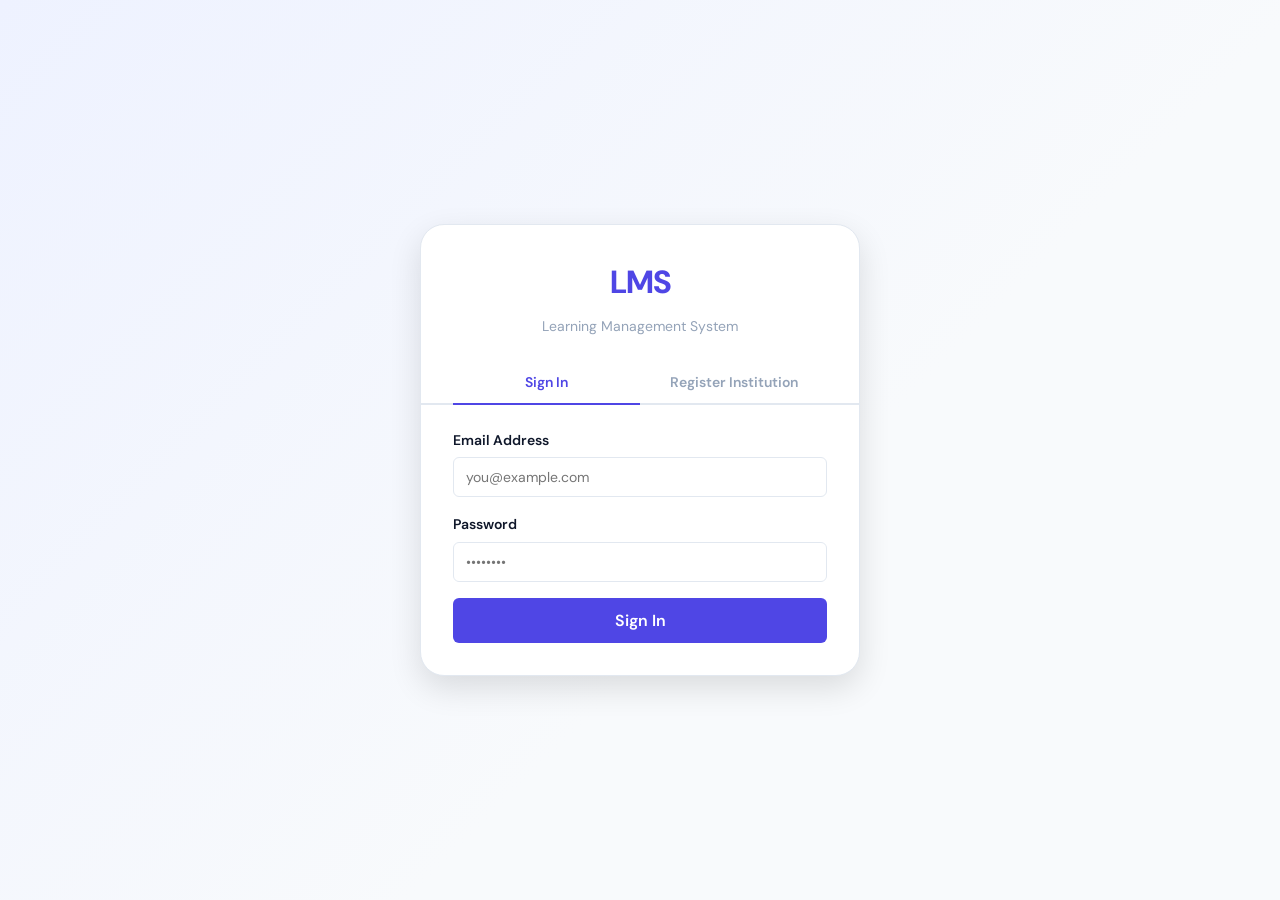
<file: frontend/index.html>
<!DOCTYPE html>
<html lang="en">
<head>
    <meta charset="UTF-8">
    <meta name="viewport" content="width=device-width, initial-scale=1.0">
    <title>LMS — Sign In</title>
    <link rel="stylesheet" href="css/global.css">
    <link rel="stylesheet" href="css/auth.css">
</head>
<body class="auth-page">

    <div class="auth-card">
        <header class="auth-header">
            <div class="auth-logo">LMS</div>
            <p class="auth-tagline">Learning Management System</p>
        </header>

        <div class="auth-tabs">
            <button class="auth-tab active" data-tab="login-panel">Sign In</button>
            <button class="auth-tab" data-tab="register-panel">Register Institution</button>
        </div>

        <div class="auth-body">

            <!-- Sign In -->
            <section class="auth-panel active" id="login-panel">
                <form id="login-form" novalidate>
                    <div class="form-group">
                        <label class="form-label" for="login-email">Email Address</label>
                        <input class="form-input" type="email" id="login-email"
                               placeholder="you@example.com" autocomplete="email">
                        <span class="form-error" id="login-email-error"></span>
                    </div>
                    <div class="form-group">
                        <label class="form-label" for="login-password">Password</label>
                        <input class="form-input" type="password" id="login-password"
                               placeholder="••••••••" autocomplete="current-password">
                        <span class="form-error" id="login-password-error"></span>
                    </div>
                    <button class="btn btn-primary btn-block btn-lg" type="submit">Sign In</button>
                </form>
            </section>

            <!-- Register Institution -->
            <section class="auth-panel" id="register-panel">
                <form id="register-form" novalidate>
                    <div class="form-group">
                        <label class="form-label" for="reg-institution">Institution Name</label>
                        <input class="form-input" type="text" id="reg-institution"
                               placeholder="e.g. Springfield University">
                        <span class="form-error" id="reg-institution-error"></span>
                    </div>
                    <div class="form-group">
                        <label class="form-label" for="reg-admin-name">Your Name</label>
                        <input class="form-input" type="text" id="reg-admin-name"
                               placeholder="e.g. John Smith">
                        <span class="form-error" id="reg-admin-name-error"></span>
                    </div>
                    <div class="form-group">
                        <label class="form-label" for="reg-email">Email Address</label>
                        <input class="form-input" type="email" id="reg-email"
                               placeholder="admin@institution.edu">
                        <span class="form-error" id="reg-email-error"></span>
                    </div>
                    <button class="btn btn-primary btn-block btn-lg" type="submit">Register</button>
                </form>

                <div class="d-none" id="register-success">
                    <h3 class="register-success-title">Institution Registered!</h3>
                    <p class="register-success-desc">
                        <strong id="success-inst-name"></strong> is now set up.
                        Use these credentials to sign in as Batch Manager.
                    </p>
                    <div class="credential-box">
                        <div>Email: <span id="success-email"></span></div>
                        <div>Password: <span id="success-password"></span></div>
                    </div>
                    <div class="credential-warning">
                        &#9888; Save your password now. It will never be shown again.
                    </div>
                    <p class="email-sent-text d-none" id="email-sent-notice">
                        &#10003; Credentials also sent to your email.
                    </p>
                    <button class="btn btn-primary btn-block register-success-btn" id="go-to-login">
                        Go to Sign In
                    </button>
                </div>
            </section>

        </div>
    </div>

    <script src="js/utils.js"></script>
    <script src="js/auth.js"></script>
</body>
</html>
</file>
<file: frontend/css/global.css>
@import url('https://fonts.googleapis.com/css2?family=DM+Sans:opsz,wght@9..40,400;9..40,500;9..40,600;9..40,700&display=swap');

/* ── Reset ─────────────────────────────────────────────────────────────────── */
*, *::before, *::after { box-sizing: border-box; margin: 0; padding: 0; }
img, svg { display: block; max-width: 100%; }
button, input, select, textarea { font-family: inherit; }
a { color: inherit; text-decoration: none; }
ul, ol { list-style: none; }

/* ── Root variables ─────────────────────────────────────────────────────────── */
:root {
    --primary:        #4F46E5;
    --primary-dark:   #3730A3;
    --primary-light:  #EEF2FF;
    --primary-hover:  #4338CA;
    --success:        #10B981;
    --success-light:  #D1FAE5;
    --danger:         #EF4444;
    --danger-light:   #FEE2E2;
    --warning:        #F59E0B;
    --warning-light:  #FEF3C7;
    --bg:             #F8FAFC;
    --white:          #FFFFFF;
    --border:         #E2E8F0;
    --border-dark:    #CBD5E1;
    --text:           #0F172A;
    --text-secondary: #475569;
    --text-muted:     #94A3B8;
    --sidebar-width:  240px;
    --navbar-height:  60px;
    --radius-sm:      6px;
    --radius:         10px;
    --radius-lg:      16px;
    --radius-xl:      24px;
    --shadow-sm:      0 1px 3px rgba(0,0,0,0.06);
    --shadow:         0 4px 12px rgba(0,0,0,0.08);
    --shadow-lg:      0 12px 32px rgba(0,0,0,0.12);
    --font:           'DM Sans', sans-serif;
}

/* ── Base ───────────────────────────────────────────────────────────────────── */
body {
    font-family: var(--font);
    background: var(--bg);
    color: var(--text);
    line-height: 1.6;
    min-height: 100vh;
}

/* ── Utility ────────────────────────────────────────────────────────────────── */
.d-none { display: none !important; }

/* ── App layout ─────────────────────────────────────────────────────────────── */
.app-layout {
    display: flex;
    min-height: 100vh;
}

/* ── Sidebar ────────────────────────────────────────────────────────────────── */
.sidebar {
    width: var(--sidebar-width);
    background: var(--white);
    border-right: 1px solid var(--border);
    display: flex;
    flex-direction: column;
    position: fixed;
    top: 0;
    left: 0;
    height: 100vh;
    z-index: 100;
    box-shadow: var(--shadow-sm);
    transition: transform 0.3s;
}

.sidebar-logo {
    height: var(--navbar-height);
    display: flex;
    align-items: center;
    padding: 0 20px;
    border-bottom: 1px solid var(--border);
    font-size: 1.25rem;
    font-weight: 800;
    color: var(--primary);
    letter-spacing: -0.5px;
}

.sidebar-nav {
    flex: 1;
    padding: 16px 12px;
    display: flex;
    flex-direction: column;
    gap: 4px;
    overflow-y: auto;
}

.sidebar-link {
    display: flex;
    align-items: center;
    gap: 10px;
    padding: 10px 12px;
    border-radius: var(--radius-sm);
    color: var(--text-secondary);
    font-size: 0.9rem;
    font-weight: 500;
    transition: background 0.15s, color 0.15s;
}

.sidebar-link:hover {
    background: var(--primary-light);
    color: var(--primary);
}

.sidebar-link.active {
    background: var(--primary-light);
    color: var(--primary);
    font-weight: 600;
}

.sidebar-footer {
    padding: 16px;
    border-top: 1px solid var(--border);
}

/* ── Navbar ─────────────────────────────────────────────────────────────────── */
.navbar {
    height: var(--navbar-height);
    background: var(--white);
    border-bottom: 1px solid var(--border);
    display: flex;
    align-items: center;
    justify-content: space-between;
    padding: 0 24px;
    position: sticky;
    top: 0;
    z-index: 50;
}

.navbar-title {
    font-size: 1rem;
    font-weight: 600;
    color: var(--text);
}

.navbar-right {
    display: flex;
    align-items: center;
    gap: 16px;
}

.navbar-user {
    font-size: 0.875rem;
    color: var(--text-secondary);
    font-weight: 500;
}

/* ── Main wrapper / content ──────────────────────────────────────────────────── */
.main-wrapper {
    margin-left: var(--sidebar-width);
    flex: 1;
    display: flex;
    flex-direction: column;
    min-height: 100vh;
}

.main-content {
    flex: 1;
    padding: 24px;
}

.page-body {
    max-width: 1200px;
}

/* ── Page header ─────────────────────────────────────────────────────────────── */
.page-header {
    display: flex;
    align-items: center;
    justify-content: space-between;
    margin-bottom: 24px;
    flex-wrap: wrap;
    gap: 12px;
}

.page-header-left h1 {
    font-size: 1.5rem;
    font-weight: 700;
    color: var(--text);
    line-height: 1.2;
}

.page-header-left p {
    font-size: 0.875rem;
    color: var(--text-muted);
    margin-top: 4px;
}

/* ── Buttons ─────────────────────────────────────────────────────────────────── */
.btn {
    display: inline-flex;
    align-items: center;
    justify-content: center;
    gap: 6px;
    padding: 9px 18px;
    border-radius: var(--radius-sm);
    border: none;
    cursor: pointer;
    font-family: var(--font);
    font-size: 0.875rem;
    font-weight: 600;
    transition: background 0.15s, transform 0.1s, opacity 0.15s;
    white-space: nowrap;
}

.btn:active { transform: scale(0.98); }
.btn:disabled { opacity: 0.5; cursor: not-allowed; }

.btn-primary { background: var(--primary); color: var(--white); }
.btn-primary:hover:not(:disabled) { background: var(--primary-hover); }

.btn-secondary { background: var(--bg); color: var(--text-secondary); border: 1px solid var(--border); }
.btn-secondary:hover:not(:disabled) { background: var(--border); }

.btn-danger { background: var(--danger-light); color: var(--danger); }
.btn-danger:hover:not(:disabled) { background: var(--danger); color: var(--white); }

.btn-success { background: var(--success-light); color: var(--success); }
.btn-success:hover:not(:disabled) { background: var(--success); color: var(--white); }

.btn-sm  { padding: 6px 12px; font-size: 0.8125rem; }
.btn-lg  { padding: 12px 24px; font-size: 1rem; }
.btn-block { width: 100%; }

/* ── Cards ───────────────────────────────────────────────────────────────────── */
.card {
    background: var(--white);
    border: 1px solid var(--border);
    border-radius: var(--radius-lg);
    padding: 24px;
    box-shadow: var(--shadow-sm);
}

.card-sm { padding: 16px; }

.card-header {
    display: flex;
    align-items: center;
    justify-content: space-between;
    margin-bottom: 16px;
}

.card-title { font-size: 1rem; font-weight: 600; color: var(--text); }
.card-subtitle { font-size: 0.8125rem; color: var(--text-muted); margin-top: 2px; }

.cards-grid {
    display: grid;
    grid-template-columns: repeat(auto-fill, minmax(260px, 1fr));
    gap: 20px;
}

/* ── Stat cards ──────────────────────────────────────────────────────────────── */
.stats-grid {
    display: grid;
    grid-template-columns: repeat(auto-fit, minmax(180px, 1fr));
    gap: 16px;
    margin-bottom: 28px;
}

.stat-card {
    background: var(--white);
    border: 1px solid var(--border);
    border-radius: var(--radius-lg);
    padding: 24px;
    box-shadow: var(--shadow-sm);
}

.stat-label {
    font-size: 0.75rem;
    color: var(--text-muted);
    font-weight: 600;
    text-transform: uppercase;
    letter-spacing: 0.5px;
    margin-bottom: 8px;
}

.stat-value {
    font-size: 2rem;
    font-weight: 700;
    color: var(--text);
    line-height: 1;
    margin-bottom: 4px;
}

.stat-sub { font-size: 0.8125rem; color: var(--text-muted); }

/* ── Forms ───────────────────────────────────────────────────────────────────── */
.form-group { margin-bottom: 16px; }

.form-label {
    display: block;
    font-size: 0.875rem;
    font-weight: 600;
    color: var(--text);
    margin-bottom: 6px;
}

.form-input {
    width: 100%;
    padding: 10px 12px;
    border: 1px solid var(--border);
    border-radius: var(--radius-sm);
    font-family: var(--font);
    font-size: 0.875rem;
    color: var(--text);
    background: var(--white);
    outline: none;
    transition: border-color 0.15s, box-shadow 0.15s;
    resize: vertical;
}

.form-input:focus {
    border-color: var(--primary);
    box-shadow: 0 0 0 3px rgba(79,70,229,0.1);
}

.form-input.error { border-color: var(--danger); }

.form-error {
    font-size: 0.8rem;
    color: var(--danger);
    margin-top: 4px;
    display: none;
}

.form-error.visible { display: block; }

/* ── Badges ──────────────────────────────────────────────────────────────────── */
.badge {
    display: inline-flex;
    align-items: center;
    padding: 3px 10px;
    border-radius: 100px;
    font-size: 0.75rem;
    font-weight: 600;
}

.badge-pending  { background: var(--warning-light); color: var(--warning); }
.badge-resolved { background: var(--success-light); color: var(--success); }
.badge-active   { background: var(--success-light); color: var(--success); }
.badge-archived { background: var(--border);        color: var(--text-muted); }
.badge-primary  { background: var(--primary-light); color: var(--primary); }

/* ── Table ───────────────────────────────────────────────────────────────────── */
.table-wrap {
    overflow-x: auto;
    border: 1px solid var(--border);
    border-radius: var(--radius-lg);
    background: var(--white);
}

.table {
    width: 100%;
    border-collapse: collapse;
    font-size: 0.875rem;
}

.table th {
    padding: 12px 16px;
    text-align: left;
    font-size: 0.75rem;
    font-weight: 600;
    color: var(--text-muted);
    text-transform: uppercase;
    letter-spacing: 0.5px;
    background: var(--bg);
    border-bottom: 1px solid var(--border);
    white-space: nowrap;
}

.table td {
    padding: 14px 16px;
    border-bottom: 1px solid var(--border);
    color: var(--text);
    vertical-align: middle;
}

.table tr:last-child td { border-bottom: none; }
.table tbody tr:hover td { background: var(--bg); }
.table-empty { text-align: center; color: var(--text-muted); padding: 32px !important; }

/* ── Tabs ────────────────────────────────────────────────────────────────────── */
.tab-bar {
    display: flex;
    gap: 4px;
    border-bottom: 2px solid var(--border);
    margin-bottom: 20px;
    overflow-x: auto;
}

.tab-btn {
    padding: 10px 20px;
    border: none;
    background: none;
    font-family: var(--font);
    font-size: 0.875rem;
    font-weight: 500;
    color: var(--text-muted);
    cursor: pointer;
    border-bottom: 2px solid transparent;
    margin-bottom: -2px;
    white-space: nowrap;
    transition: color 0.15s;
}

.tab-btn:hover { color: var(--text); }

.tab-btn.active {
    color: var(--primary);
    border-bottom-color: var(--primary);
    font-weight: 600;
}

.tab-panel { display: none; }
.tab-panel.active { display: block; }

/* ── Modal ───────────────────────────────────────────────────────────────────── */
.modal-overlay {
    position: fixed;
    inset: 0;
    background: rgba(0,0,0,0.45);
    display: flex;
    align-items: center;
    justify-content: center;
    z-index: 1000;
    opacity: 0;
    pointer-events: none;
    transition: opacity 0.2s;
    padding: 16px;
}

.modal-overlay.open { opacity: 1; pointer-events: all; }

.modal {
    background: var(--white);
    border-radius: var(--radius-lg);
    padding: 24px;
    width: 100%;
    max-width: 500px;
    box-shadow: var(--shadow-lg);
    transform: translateY(16px);
    transition: transform 0.2s;
    max-height: 90vh;
    overflow-y: auto;
}

.modal-overlay.open .modal { transform: translateY(0); }

.modal-header {
    display: flex;
    align-items: center;
    justify-content: space-between;
    margin-bottom: 20px;
}

.modal-title { font-size: 1.125rem; font-weight: 700; color: var(--text); }

.modal-close {
    background: none;
    border: none;
    cursor: pointer;
    color: var(--text-muted);
    font-size: 1.5rem;
    line-height: 1;
    padding: 4px 6px;
    border-radius: var(--radius-sm);
    transition: background 0.15s, color 0.15s;
}

.modal-close:hover { background: var(--bg); color: var(--text); }

.modal-footer-btns {
    display: flex;
    gap: 8px;
    justify-content: flex-end;
    margin-top: 20px;
}

/* ── Credential box ──────────────────────────────────────────────────────────── */
.credential-box {
    background: #1e1e2e;
    color: #cdd6f4;
    border-radius: var(--radius);
    padding: 20px;
    font-family: 'Courier New', monospace;
    font-size: 0.875rem;
    line-height: 1.9;
    margin: 16px 0;
    word-break: break-all;
}

.credential-box span { color: #a6e3a1; }

.credential-warning {
    background: var(--warning-light);
    border-left: 4px solid var(--warning);
    border-radius: 0 var(--radius-sm) var(--radius-sm) 0;
    padding: 12px 16px;
    font-size: 0.875rem;
    color: var(--text);
    margin-top: 12px;
}

/* ── Toast ───────────────────────────────────────────────────────────────────── */
.toast-container {
    position: fixed;
    bottom: 24px;
    right: 24px;
    z-index: 9999;
    display: flex;
    flex-direction: column;
    gap: 8px;
    pointer-events: none;
}

.toast {
    padding: 12px 20px;
    border-radius: var(--radius);
    font-size: 0.875rem;
    font-weight: 500;
    box-shadow: var(--shadow-lg);
    animation: toastIn 0.3s ease;
    min-width: 220px;
    max-width: 380px;
    pointer-events: all;
}

@keyframes toastIn {
    from { opacity: 0; transform: translateY(8px); }
    to   { opacity: 1; transform: translateY(0); }
}

.toast-success { background: var(--success); color: var(--white); }
.toast-error   { background: var(--danger);  color: var(--white); }
.toast-info    { background: var(--primary); color: var(--white); }

/* ── Empty state ─────────────────────────────────────────────────────────────── */
.empty-state {
    text-align: center;
    padding: 48px 24px;
    color: var(--text-muted);
}

.empty-state-icon { font-size: 3rem; margin-bottom: 16px; }

.empty-state h3 {
    font-size: 1rem;
    color: var(--text-secondary);
    margin-bottom: 8px;
}

.empty-state p { font-size: 0.875rem; }

/* ── Filter bar ──────────────────────────────────────────────────────────────── */
.filter-bar {
    display: flex;
    gap: 8px;
    margin-bottom: 16px;
    flex-wrap: wrap;
}

.filter-btn {
    padding: 6px 16px;
    border: 1px solid var(--border);
    border-radius: 100px;
    background: var(--white);
    font-family: var(--font);
    font-size: 0.8125rem;
    font-weight: 500;
    color: var(--text-secondary);
    cursor: pointer;
    transition: all 0.15s;
}

.filter-btn:hover { border-color: var(--primary); color: var(--primary); }

.filter-btn.active {
    background: var(--primary);
    border-color: var(--primary);
    color: var(--white);
}

/* ── Doubt card ──────────────────────────────────────────────────────────────── */
.doubt-card {
    background: var(--white);
    border: 1px solid var(--border);
    border-radius: var(--radius);
    padding: 16px;
    margin-bottom: 12px;
}

.doubt-card-header {
    display: flex;
    align-items: flex-start;
    justify-content: space-between;
    margin-bottom: 10px;
    gap: 12px;
    flex-wrap: wrap;
}

.doubt-meta {
    display: flex;
    align-items: center;
    gap: 8px;
    font-size: 0.8125rem;
    color: var(--text-muted);
    flex-wrap: wrap;
}

.doubt-text {
    font-size: 0.9rem;
    color: var(--text);
    line-height: 1.6;
    margin-bottom: 12px;
}

.doubt-replies {
    border-top: 1px solid var(--border);
    padding-top: 12px;
    margin-top: 12px;
    display: flex;
    flex-direction: column;
    gap: 8px;
}

.reply-item {
    padding: 10px 14px;
    border-radius: var(--radius-sm);
    font-size: 0.875rem;
    line-height: 1.5;
}

.reply-item.reply-type {
    background: var(--success-light);
    border-left: 3px solid var(--success);
}

.reply-item.followup-type {
    background: var(--primary-light);
    border-left: 3px solid var(--primary);
}

.reply-label {
    font-size: 0.7rem;
    font-weight: 700;
    text-transform: uppercase;
    letter-spacing: 0.5px;
    margin-bottom: 4px;
}

.reply-type .reply-label     { color: var(--success); }
.followup-type .reply-label  { color: var(--primary); }

.reply-meta {
    font-size: 0.75rem;
    color: var(--text-muted);
    margin-top: 4px;
}

.doubt-actions {
    display: flex;
    gap: 8px;
    margin-top: 12px;
    flex-wrap: wrap;
}

/* ── Content items ───────────────────────────────────────────────────────────── */
.content-item {
    display: flex;
    align-items: center;
    justify-content: space-between;
    padding: 14px 16px;
    background: var(--white);
    border: 1px solid var(--border);
    border-radius: var(--radius);
    margin-bottom: 8px;
    gap: 12px;
}

.content-item-left {
    display: flex;
    align-items: center;
    gap: 12px;
    flex: 1;
    min-width: 0;
}

.content-icon {
    width: 40px;
    height: 40px;
    border-radius: var(--radius-sm);
    display: flex;
    align-items: center;
    justify-content: center;
    font-size: 1.25rem;
    flex-shrink: 0;
}

.content-icon-note  { background: var(--primary-light); }
.content-icon-video { background: var(--danger-light); }

.content-item-title {
    font-size: 0.9rem;
    font-weight: 600;
    color: var(--text);
    white-space: nowrap;
    overflow: hidden;
    text-overflow: ellipsis;
}

.content-item-date { font-size: 0.75rem; color: var(--text-muted); margin-top: 2px; }

.content-item-actions { display: flex; gap: 6px; flex-shrink: 0; }

/* ── Search bar ──────────────────────────────────────────────────────────────── */
.search-bar { position: relative; margin-bottom: 16px; }
.search-bar .form-input { padding-left: 36px; }
.search-bar::before {
    content: '🔍';
    position: absolute;
    left: 10px;
    top: 50%;
    transform: translateY(-50%);
    font-size: 0.875rem;
    pointer-events: none;
}

/* ── Inline add form ─────────────────────────────────────────────────────────── */
.inline-form {
    display: flex;
    gap: 8px;
    align-items: flex-end;
    margin-bottom: 16px;
    flex-wrap: wrap;
}

.inline-form .form-group {
    flex: 1;
    margin-bottom: 0;
    min-width: 160px;
}

/* ── Subject card ────────────────────────────────────────────────────────────── */
.subject-card {
    background: var(--white);
    border: 1px solid var(--border);
    border-radius: var(--radius-lg);
    padding: 20px;
    box-shadow: var(--shadow-sm);
    cursor: pointer;
    transition: box-shadow 0.2s, transform 0.2s;
    display: block;
}

.subject-card:hover {
    box-shadow: var(--shadow);
    transform: translateY(-2px);
}

.subject-card-name {
    font-size: 1.05rem;
    font-weight: 700;
    color: var(--text);
    margin-bottom: 6px;
}

.subject-card-meta {
    font-size: 0.8125rem;
    color: var(--text-muted);
    margin-bottom: 16px;
    line-height: 1.5;
}

.subject-card-stats {
    display: flex;
    gap: 16px;
    font-size: 0.8125rem;
    color: var(--text-secondary);
    flex-wrap: wrap;
}

.subject-card-badge { margin-top: 12px; }

/* ── Pending badge dot ───────────────────────────────────────────────────────── */
.pending-dot {
    display: inline-flex;
    align-items: center;
    gap: 4px;
    background: var(--danger-light);
    color: var(--danger);
    font-size: 0.75rem;
    font-weight: 700;
    padding: 2px 8px;
    border-radius: 100px;
}

/* ── Raise doubt area ────────────────────────────────────────────────────────── */
.raise-doubt-area {
    background: var(--white);
    border: 1px solid var(--border);
    border-radius: var(--radius-lg);
    padding: 20px;
    margin-bottom: 20px;
}

.raise-doubt-area h3 {
    font-size: 0.95rem;
    font-weight: 600;
    margin-bottom: 12px;
    color: var(--text);
}

/* ── Section heading ─────────────────────────────────────────────────────────── */
.section-heading {
    font-size: 0.95rem;
    font-weight: 700;
    color: var(--text);
    margin-bottom: 12px;
}

/* ── Responsive ──────────────────────────────────────────────────────────────── */
@media (max-width: 768px) {
    .sidebar {
        transform: translateX(-100%);
    }

    .sidebar.open {
        transform: translateX(0);
    }

    .main-wrapper { margin-left: 0; }

    .navbar { padding: 0 16px; }

    .main-content { padding: 16px; }

    .stats-grid { grid-template-columns: 1fr 1fr; }

    .cards-grid { grid-template-columns: 1fr; }

    .page-header { flex-direction: column; align-items: flex-start; }

    .inline-form { flex-direction: column; }

    .inline-form .form-group { width: 100%; min-width: unset; }

    .content-item { flex-direction: column; align-items: flex-start; }

    .content-item-actions { width: 100%; justify-content: flex-end; }

    .modal { padding: 20px; }
}
</file>
<file: frontend/css/auth.css>
.auth-page {
    min-height: 100vh;
    display: flex;
    align-items: center;
    justify-content: center;
    background: linear-gradient(135deg, var(--primary-light) 0%, var(--bg) 60%);
    padding: 24px;
}

.auth-card {
    background: var(--white);
    border-radius: var(--radius-xl);
    box-shadow: var(--shadow-lg);
    width: 100%;
    max-width: 440px;
    overflow: hidden;
    border: 1px solid var(--border);
}

.auth-header {
    padding: 32px 32px 0;
    text-align: center;
}

.auth-logo {
    font-size: 2rem;
    font-weight: 800;
    color: var(--primary);
    letter-spacing: -1px;
    margin-bottom: 6px;
}

.auth-tagline {
    font-size: 0.875rem;
    color: var(--text-muted);
    margin-bottom: 24px;
}

.auth-tabs {
    display: flex;
    padding: 0 32px;
    border-bottom: 2px solid var(--border);
}

.auth-tab {
    flex: 1;
    padding: 12px;
    text-align: center;
    font-family: var(--font);
    font-size: 0.875rem;
    font-weight: 600;
    color: var(--text-muted);
    cursor: pointer;
    background: none;
    border: none;
    border-bottom: 2px solid transparent;
    margin-bottom: -2px;
    transition: color 0.15s;
}

.auth-tab:hover { color: var(--text); }

.auth-tab.active {
    color: var(--primary);
    border-bottom-color: var(--primary);
}

.auth-body {
    padding: 24px 32px 32px;
}

.auth-panel { display: none; }
.auth-panel.active { display: block; }

.register-success-title {
    color: var(--success);
    font-size: 1.1rem;
    margin-bottom: 8px;
}

.register-success-desc {
    font-size: 0.875rem;
    color: var(--text-secondary);
    margin-bottom: 16px;
}

.register-success-btn { margin-top: 20px; }

.email-sent-text {
    margin-top: 10px;
    font-size: 0.8125rem;
    color: var(--success);
}

@media (max-width: 480px) {
    .auth-card { border-radius: var(--radius-lg); }
    .auth-header { padding: 24px 20px 0; }
    .auth-body { padding: 20px 20px 24px; }
    .auth-tabs { padding: 0 20px; }
}
</file>
